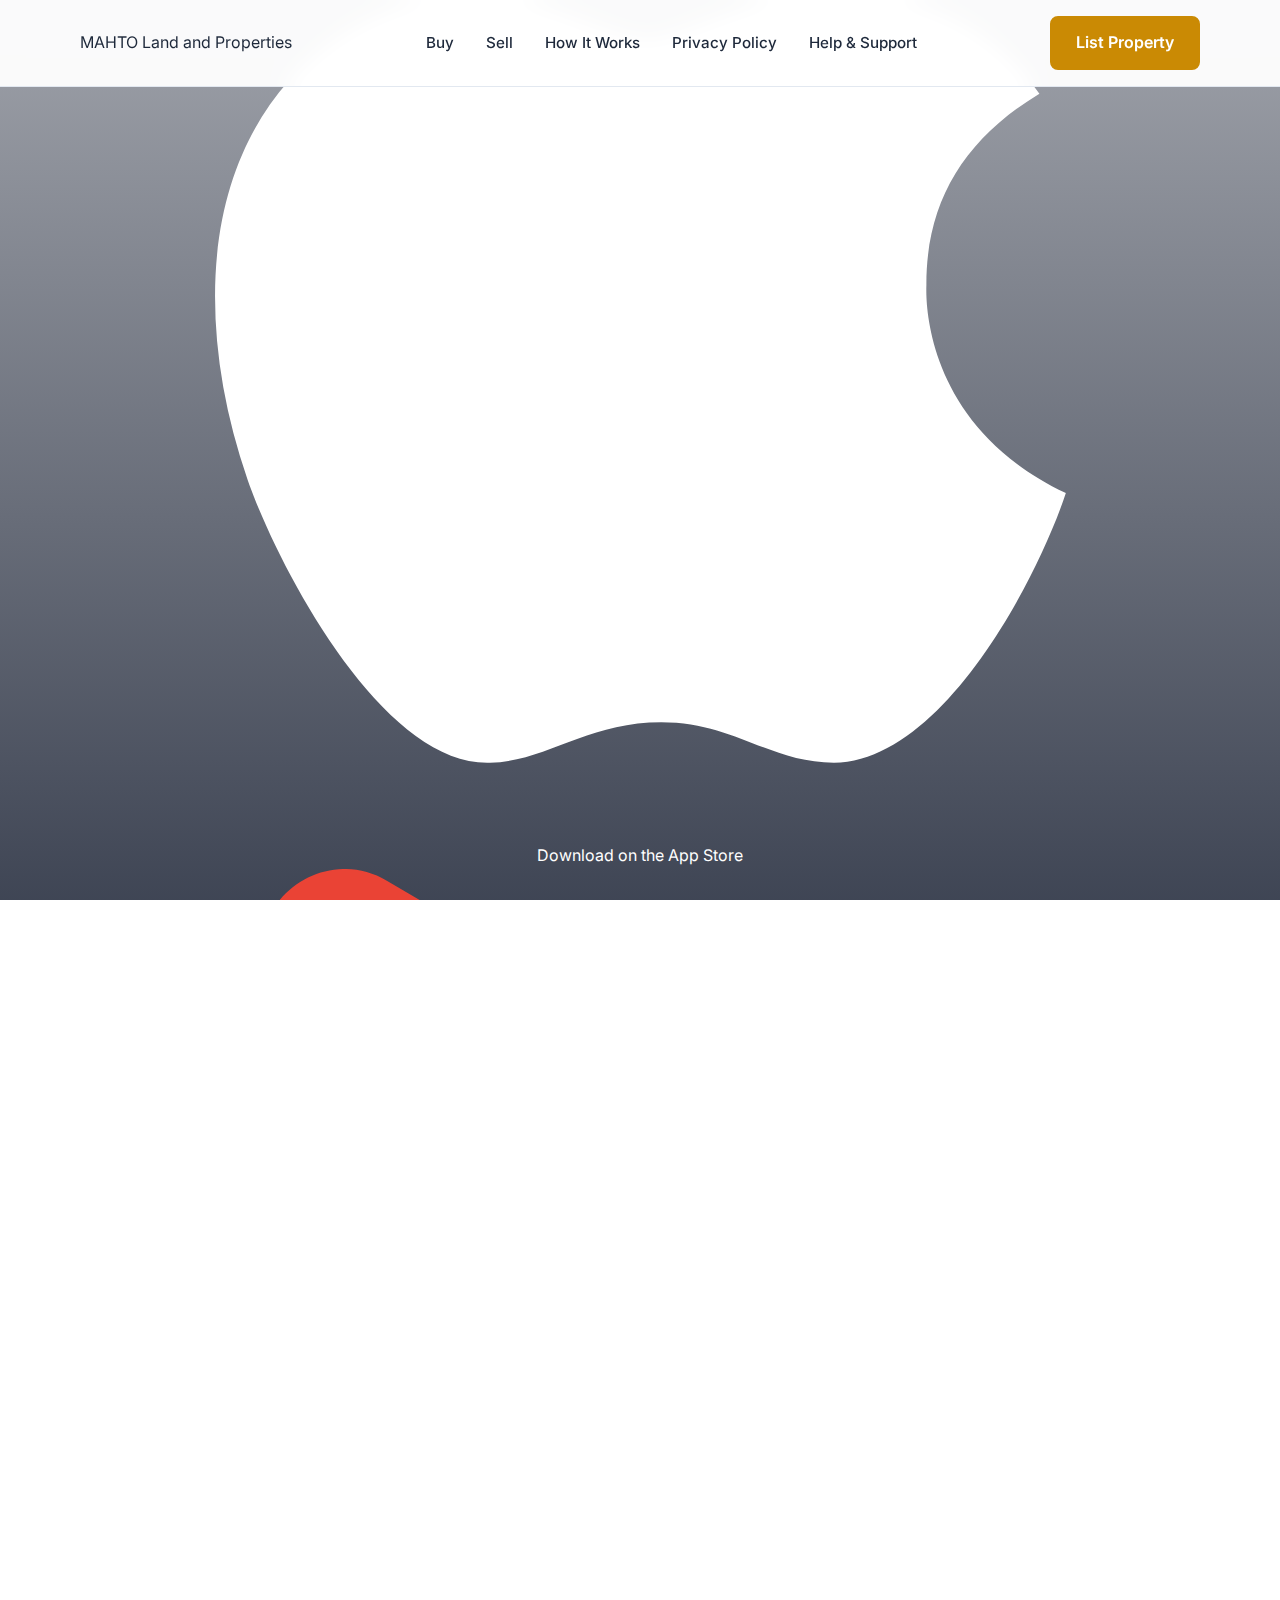
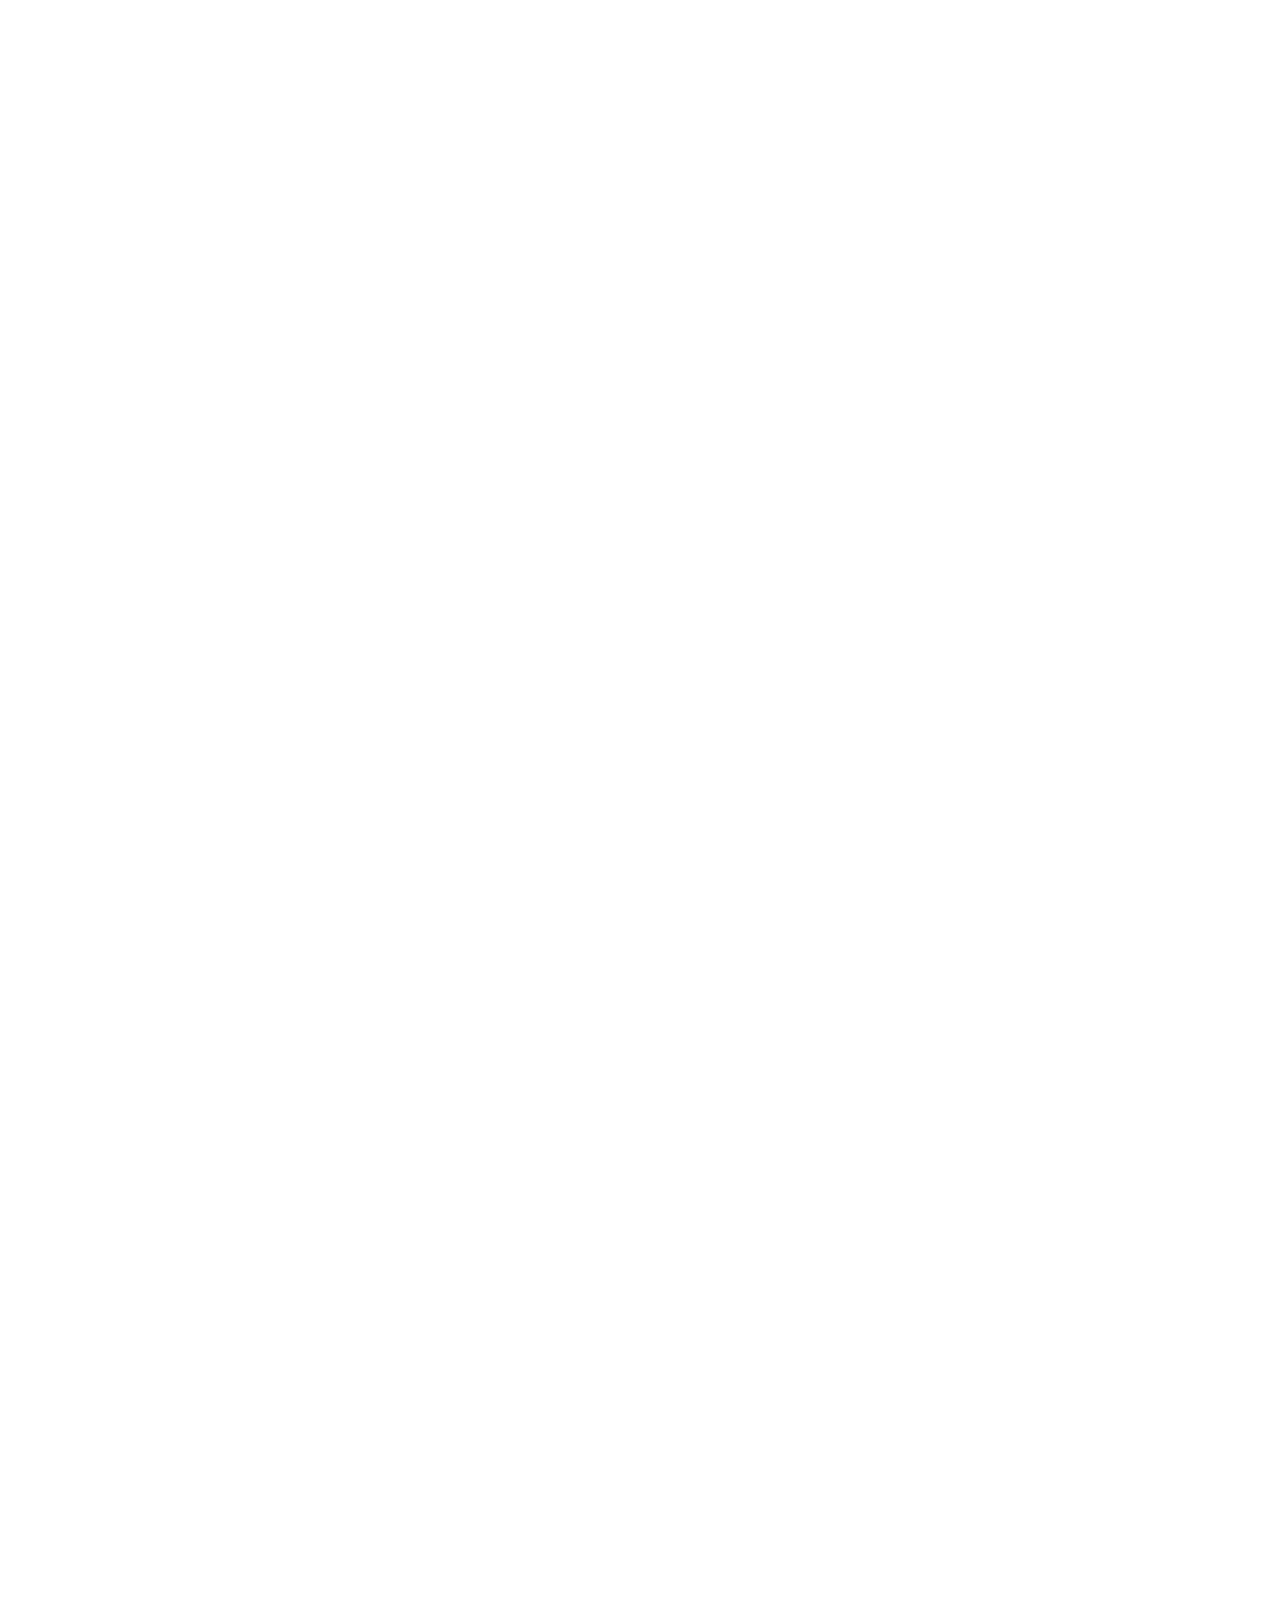
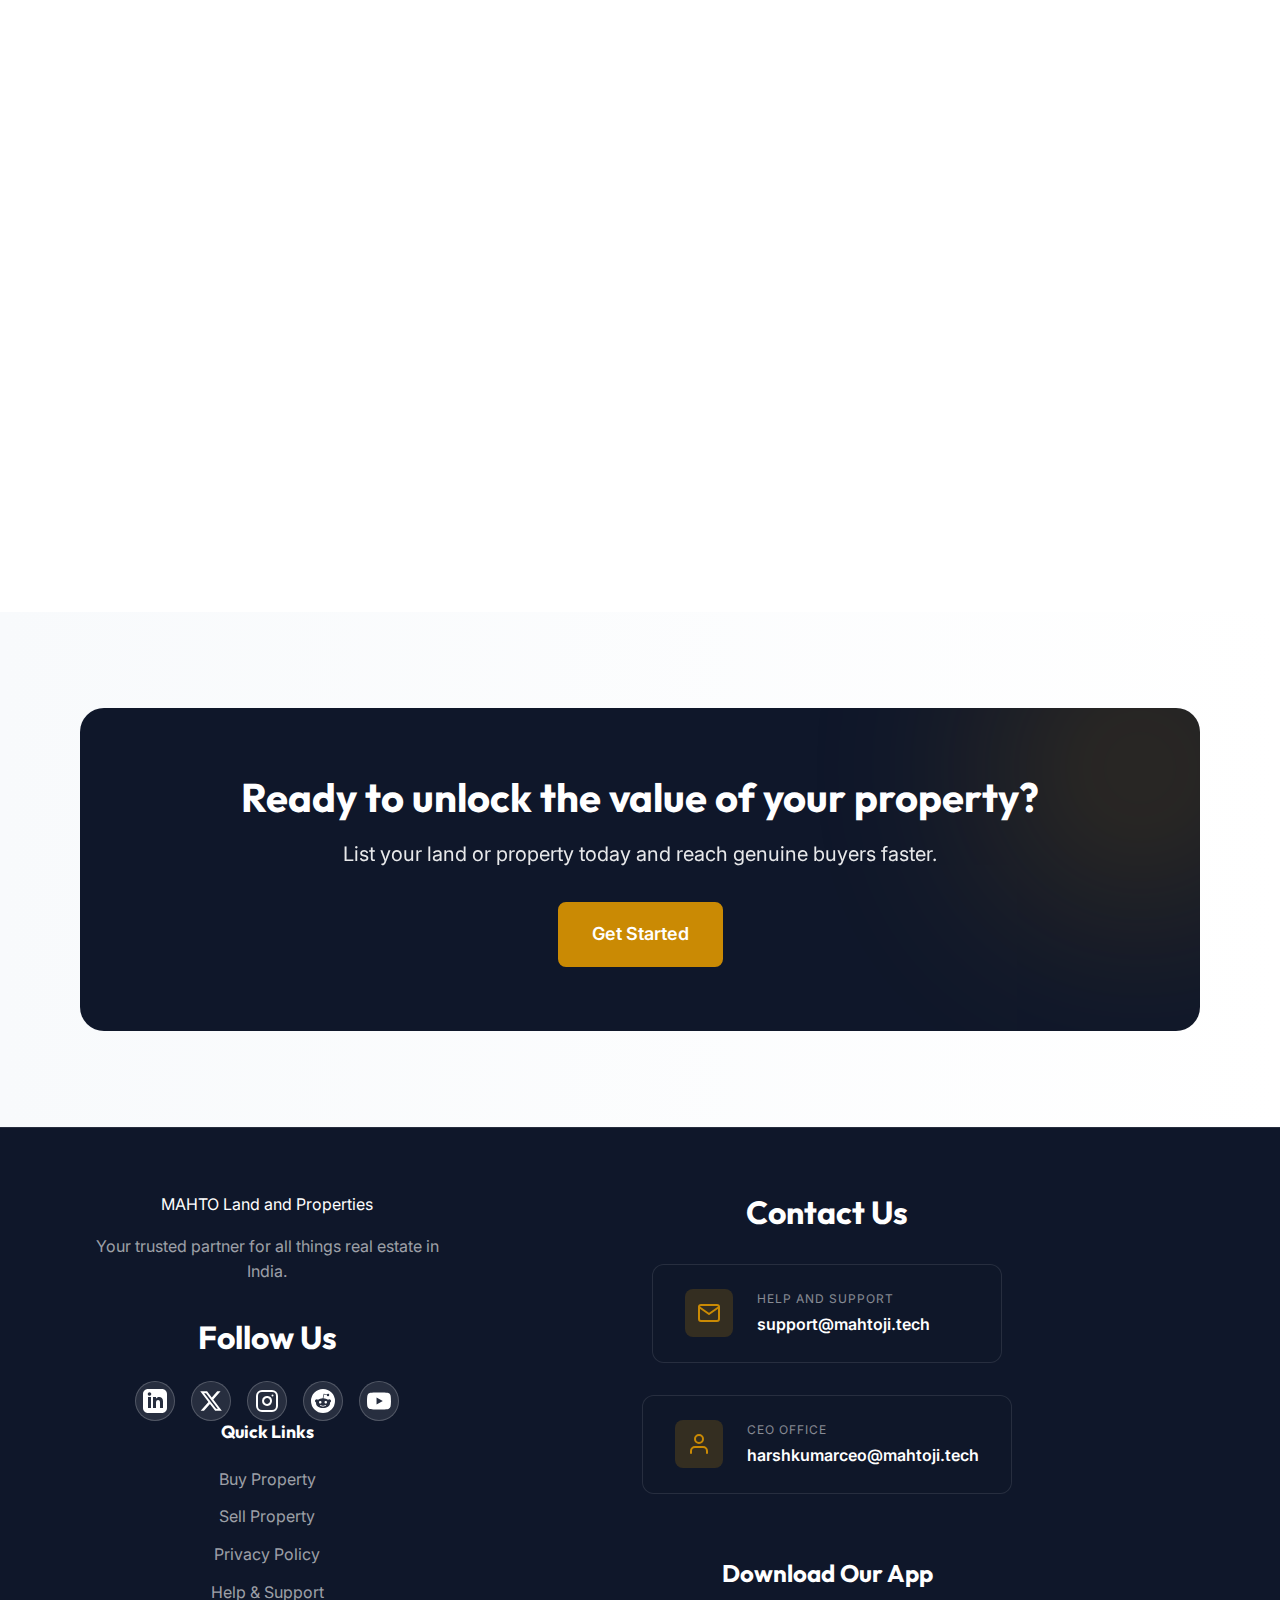
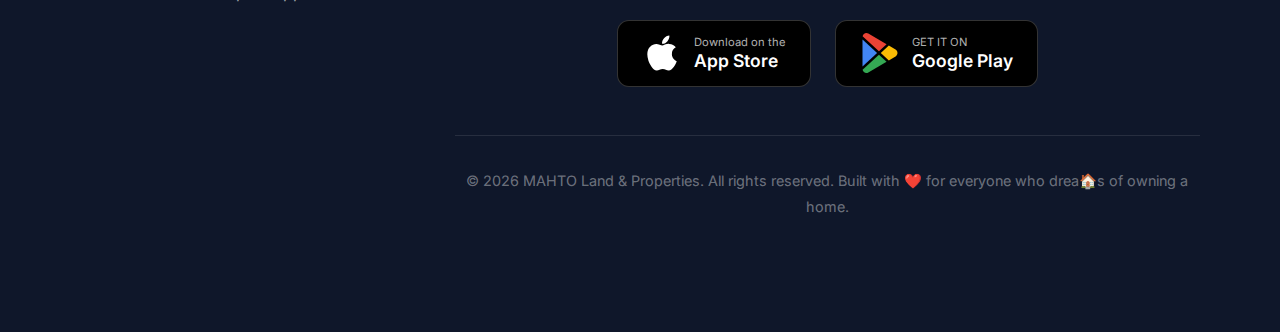
<file: index.html>
<!DOCTYPE html>
<html lang="en">

<head>
    <meta charset="UTF-8">
    <meta name="viewport" content="width=device-width, initial-scale=1.0">
    <title>MAHTO Land & Properties - Buy & Sell Verified Real Estate</title>
    <meta name="description"
        content="MAHTO Land & Properties is India's trusted marketplace for buying and selling land, plots, flats, and houses. Connect directly with buyers and sellers.">
    <link rel="icon" type="image/jpeg" href="assets/favicon.jpg">

    <!-- Fonts -->
    <link rel="preconnect" href="https://fonts.googleapis.com">
    <link rel="preconnect" href="https://fonts.gstatic.com" crossorigin>
    <link
        href="https://fonts.googleapis.com/css2?family=Inter:wght@400;500;600&family=Outfit:wght@500;600;700;800&display=swap"
        rel="stylesheet">
    <link rel="stylesheet" href="style.css">
</head>

<body>
    <nav class="navbar">
        <div class="container nav-container">
            <a href="#" class="logo-link">
                <div class="mahto-logo">
                    <span class="mahto-logo-main">MAHTO</span>
                    <span class="mahto-logo-sub">Land and Properties</span>
                </div>
            </a>

            <div class="nav-links">
                <a href="#buy">Buy</a>
                <a href="#sell">Sell</a>
                <a href="#how-it-works">How It Works</a>
                <a href="privacy.html">Privacy Policy</a>
                <a href="help.html">Help & Support</a>
            </div>

            <div class="nav-actions">
                <a href="#start" class="btn btn-primary">List Property</a>
                <button class="mobile-menu-btn" aria-label="Toggle Menu">
                    <svg width="24" height="24" viewBox="0 0 24 24" fill="none" stroke="currentColor" stroke-width="2"
                        stroke-linecap="round" stroke-linejoin="round">
                        <line x1="3" y1="12" x2="21" y2="12"></line>
                        <line x1="3" y1="6" x2="21" y2="6"></line>
                        <line x1="3" y1="18" x2="21" y2="18"></line>
                    </svg>
                </button>
            </div>
        </div>
    </nav>

    <header class="hero">
        <div class="hero-overlay"></div>
        <div class="container hero-content">
            <h1 class="hero-title">Buy & Sell Land <br>and Properties with Confidence</h1>
            <p class="hero-subtitle">Discover verified land, plots, and homes across India on MAHTO Land & Properties.
                The simplest way to connect with genuine buyers and sellers.</p>
            <div class="hero-buttons">
                <a href="#list" class="btn btn-primary btn-lg">List Your Property</a>
                <a href="#explore" class="btn btn-secondary btn-lg">Explore Properties</a>
            </div>



            <div class="hero-store-buttons">
                <a href="https://www.apple.com/app-store/" target="_blank" rel="noopener noreferrer"
                    class="hero-store-btn">
                    <svg viewBox="0 0 384 512" class="hero-store-icon" fill="currentColor">
                        <path
                            d="M318.7 268.7c-.2-36.7 16.4-64.4 50-84.8-18.8-26.9-47.2-41.7-84.7-44.6-35.5-2.8-74.3 20.7-88.5 20.7-15 0-49.4-19.7-76.4-19.7C63.3 141.2 4 184.8 4 273.5q0 39.3 14.4 81.2c12.8 36.7 59 126.7 107.2 125.2 25.2-.6 43-17.9 75.8-17.9 31.8 0 48.3 17.9 76.4 17.9 48.6-.7 90.4-82.5 102.6-119.3-65.2-30.7-61.7-90-61.7-91.9zm-56.6-164.2c27.3-32.4 24.8-61.9 24-72.5-24.1 1.4-52 16.4-67.9 34.9-17.5 19.8-27.8 44.3-25.6 71.9 26.1 2 52.3-11.4 69.5-34.3z" />
                    </svg>
                    <div class="hero-store-text">
                        <span class="hero-small-text">Download on the</span>
                        <span class="hero-large-text">App Store</span>
                    </div>
                </a>

                <a href="https://play.google.com/store" target="_blank" rel="noopener noreferrer"
                    class="hero-store-btn">
                    <svg xmlns="http://www.w3.org/2000/svg" viewBox="0 0 16 16" class="hero-store-icon">
                        <path d="M14.222 9.374c1.037-.61 1.037-2.137 0-2.748L11.528 5.04 8.32 8l3.207 2.96 2.694-1.586Z"
                            fill="#FBBC04" />
                        <path d="M10.627 11.49L7.583 8.68 1.03 14.73c.201 1.029 1.36 1.61 2.303 1.055l7.294-4.295Z"
                            fill="#34A853" />
                        <path d="M1 13.396V2.603L6.846 8 1 13.396Z" fill="#4285F4" />
                        <path d="M1.03 1.27l6.553 6.05 3.044-2.81L3.333.215C2.39-.341 1.231.24 1.03 1.27Z"
                            fill="#EA4335" />
                    </svg>
                    <div class="hero-store-text">
                        <span class="hero-small-text">GET IT ON</span>
                        <span class="hero-large-text">Google Play</span>
                    </div>
                </a>
            </div>
        </div>
    </header>

    <section id="how-it-works" class="section">
        <div class="container">
            <div class="section-header">
                <span class="section-tag">Process</span>
                <h2 class="section-title">How It Works</h2>
                <p class="section-desc">We've simplified the real estate journey for everyone.</p>
            </div>

            <div class="steps-grid">
                <div class="step-card">
                    <div class="step-icon">01</div>
                    <h3>List Your Property</h3>
                    <p>Add photos, set your price, and provide location details in just a few clicks.</p>
                </div>
                <div class="step-card">
                    <div class="step-icon">02</div>
                    <h3>Get Maximum Visibility</h3>
                    <p>Your listing reaches thousands of genuine buyers and investors instantly.</p>
                </div>
                <div class="step-card">
                    <div class="step-icon">03</div>
                    <h3>Connect & Close</h3>
                    <p>Chat directly with interested parties and finalize the deal with confidence.</p>
                </div>
            </div>
        </div>
    </section>

    <section id="categories" class="section bg-light">
        <div class="container">
            <div class="section-header">
                <span class="section-tag">Marketplace</span>
                <h2 class="section-title">What You Can Buy & Sell</h2>
            </div>

            <div class="categories-grid">
                <div class="category-card">
                    <div class="category-image">
                        <img src="assets/residential_land.png" alt="Residential Land & Plots in India">
                    </div>
                    <div class="category-content">
                        <h3>Residential Land & Plots</h3>
                        <p>Build your dream home on verified plots.</p>
                    </div>
                </div>
                <div class="category-card">
                    <div class="category-image">
                        <img src="assets/modern_apartment.png" alt="Flats & Houses for Sale">
                    </div>
                    <div class="category-content">
                        <h3>Flats & Houses</h3>
                        <p>Move-in ready homes and apartments.</p>
                    </div>
                </div>
                <div class="category-card">
                    <div class="category-image">
                        <img src="assets/commercial_building.png" alt="Commercial Properties Office Space">
                    </div>
                    <div class="category-content">
                        <h3>Commercial Properties</h3>
                        <p>Office spaces, shops, and warehouses.</p>
                    </div>
                </div>
                <div class="category-card">
                    <div class="category-image">
                        <img src="assets/agricultural_land.png" alt="Agricultural Farm Land">
                    </div>
                    <div class="category-content">
                        <h3>Agricultural Land</h3>
                        <p>Farm lands and authentic rural spaces.</p>
                    </div>
                </div>
            </div>
        </div>
    </section>

    <section id="why-mahto" class="section">
        <div class="container">
            <div class="split-layout">
                <div class="split-content">
                    <span class="section-tag">Why Choose Us</span>
                    <h2 class="section-title">Why MAHTO Land & Properties?</h2>
                    <p class="section-desc">We aren't just a portal; we are your partner in wealth creation through real
                        estate.</p>

                    <ul class="feature-list">
                        <li>
                            <div class="feature-icon">✓</div>
                            <div class="feature-text">
                                <strong>Easy Property Listing</strong>
                                <span>List in under 5 minutes with our guided flow.</span>
                            </div>
                        </li>
                        <li>
                            <div class="feature-icon">✓</div>
                            <div class="feature-text">
                                <strong>Verified & Transparent</strong>
                                <span>We verify listings to ensure you only see genuine deals.</span>
                            </div>
                        </li>
                        <li>
                            <div class="feature-icon">✓</div>
                            <div class="feature-text">
                                <strong>Direct Connection</strong>
                                <span>Zero middlemen. Talk directly to the owner.</span>
                            </div>
                        </li>
                        <li>
                            <div class="feature-icon">✓</div>
                            <div class="feature-text">
                                <strong>Trusted Ecosystem</strong>
                                <span>Backed by the MAHTO brand warranty and support.</span>
                            </div>
                        </li>
                    </ul>
                </div>
                <div class="split-image">
                    <img src="assets/why_mahto.png" alt="Happy Family with New Home" class="why-us-image">
                </div>
            </div>
        </div>
    </section>

    <section id="ecosystem" class="section bg-light">
        <div class="container">
            <div class="section-header text-centerbox">
                <h2 class="section-title">The MAHTO Ecosystem</h2>
                <p class="section-desc">We support you beyond the purchase.</p>
            </div>

            <div class="ecosystem-grid">
                <div class="eco-card">
                    <h3>MAHTO Home Loans</h3>
                    <p>Get quick approvals and low interest rates for your new property purchase.</p>
                    <a href="https://www.mahtohomeloan.tech" target="_blank" class="btn-link">Learn more &rarr;</a>
                </div>
                <div class="eco-card">
                    <h3>Construction Support</h3>
                    <p>Bought a plot? Let us help you build your dream home with our expert teams.</p>
                    <a href="https://www.mahtomine.tech" target="_blank" class="btn-link">Learn more &rarr;</a>
                </div>
                <div class="eco-card">
                    <h3>Renovation Services</h3>
                    <p>Upgrade your existing property to increase its market value before selling.</p>
                    <a href="https://www.mahtomine.tech" target="_blank" class="btn-link">Learn more &rarr;</a>
                </div>
            </div>
        </div>
    </section>

    <section class="cta-section">
        <div class="container">
            <div class="cta-box">
                <h2>Ready to unlock the value of your property?</h2>
                <p>List your land or property today and reach genuine buyers faster.</p>
                <div class="cta-actions">
                    <a href="#" class="btn btn-primary btn-lg">Get Started</a>
                </div>
            </div>
        </div>
    </section>

    <footer class="footer">
        <div class="container">
            <div class="footer-grid">
                <div class="footer-brand">
                    <a href="#" class="logo-link">
                        <div class="mahto-logo mahto-logo-lg">
                            <span class="mahto-logo-main">MAHTO</span>
                            <span class="mahto-logo-sub">Land and Properties</span>
                        </div>
                    </a>
                    <p>Your trusted partner for all things real estate in India.</p>
                    <h3 class="social-label">Follow Us</h3>
                    <div class="footer-social">
                        <a href="https://www.linkedin.com/company/mahtobuilds" target="_blank" rel="noopener noreferrer"
                            class="social-link" aria-label="LinkedIn">
                            <svg width="24" height="24" viewBox="0 0 24 24" fill="currentColor"
                                xmlns="http://www.w3.org/2000/svg">
                                <path
                                    d="M19 0h-14c-2.761 0-5 2.239-5 5v14c0 2.761 2.239 5 5 5h14c2.762 0 5-2.239 5-5v-14c0-2.761-2.238-5-5-5zm-11 19h-3v-11h3v11zm-1.5-12.268c-.966 0-1.75-.79-1.75-1.764s.784-1.764 1.75-1.764 1.75.79 1.75 1.764-.783 1.764-1.75 1.764zm13.5 12.268h-3v-5.604c0-3.368-4-3.113-4 0v5.604h-3v-11h3v1.765c1.396-2.586 7-2.777 7 2.476v6.759z" />
                            </svg>
                        </a>
                        <a href="https://x.com/mahtocompany" target="_blank" rel="noopener noreferrer"
                            class="social-link" aria-label="X (formerly Twitter)">
                            <svg width="24" height="24" viewBox="0 0 24 24" fill="currentColor"
                                xmlns="http://www.w3.org/2000/svg">
                                <path
                                    d="M18.244 2.25h3.308l-7.227 8.26 8.502 11.24H16.17l-5.214-6.817L4.99 21.75H1.68l7.73-8.835L1.254 2.25H8.08l4.713 6.231zm-1.161 17.52h1.833L7.084 4.126H5.117z" />
                            </svg>
                        </a>
                        <a href="https://www.instagram.com/mahtolandandproperties" target="_blank"
                            rel="noopener noreferrer" class="social-link" aria-label="Instagram">
                            <svg width="24" height="24" viewBox="0 0 24 24" fill="none" stroke="currentColor"
                                stroke-width="2" stroke-linecap="round" stroke-linejoin="round"
                                xmlns="http://www.w3.org/2000/svg">
                                <rect x="2" y="2" width="20" height="20" rx="5" ry="5"></rect>
                                <path d="M16 11.37A4 4 0 1 1 12.63 8 4 4 0 0 1 16 11.37z"></path>
                                <line x1="17.5" y1="6.5" x2="17.51" y2="6.5"></line>
                            </svg>
                        </a>
                        <a href="https://www.reddit.com/r/mahto/" target="_blank" rel="noopener noreferrer"
                            class="social-link" aria-label="Reddit">
                            <svg width="24" height="24" viewBox="0 0 24 24" fill="currentColor"
                                xmlns="http://www.w3.org/2000/svg">
                                <path
                                    d="M12 0A12 12 0 0 0 0 12a12 12 0 0 0 12 12 12 12 0 0 0 12-12A12 12 0 0 0 12 0zm5.01 4.744c.688 0 1.25.561 1.25 1.249a1.25 1.25 0 0 1-2.498.056l-2.597-.547-.8 3.747c1.824.07 3.48.632 4.674 1.488.308-.309.73-.491 1.207-.491.968 0 1.754.786 1.754 1.754 0 .716-.435 1.333-1.01 1.614a3.111 3.111 0 0 1 .042.52c0 2.694-3.13 4.87-7.004 4.87-3.874 0-7.004-2.176-7.004-4.87 0-.183.015-.366.043-.534A1.748 1.748 0 0 1 4.028 12c0-.968.786-1.754 1.754-1.754.463 0 .898.196 1.207.49 1.207-.883 2.878-1.43 4.744-1.487l.885-4.182a.342.342 0 0 1 .14-.197.35.35 0 0 1 .238-.042l2.906.617a1.214 1.214 0 0 1 1.108-.701zM9.25 12C8.561 12 8 12.562 8 13.25c0 .687.561 1.248 1.25 1.248.687 0 1.248-.561 1.248-1.249 0-.688-.561-1.249-1.249-1.249zm5.5 0c-.687 0-1.248.561-1.248 1.25 0 .687.561 1.248 1.249 1.248.688 0 1.249-.561 1.249-1.249 0-.687-.562-1.249-1.25-1.249zm-5.466 3.99a.327.327 0 0 0-.231.094.33.33 0 0 0 0 .463c.842.842 2.484.913 2.961.913.477 0 2.105-.056 2.961-.913a.361.361 0 0 0 .029-.463.33.33 0 0 0-.464 0c-.547.533-1.684.73-2.512.73-.828 0-1.979-.196-2.512-.73a.326.326 0 0 0-.232-.095z" />
                            </svg>
                        </a>
                        <a href="https://www.youtube.com/@MAHTO-updates" target="_blank" rel="noopener noreferrer"
                            class="social-link" aria-label="YouTube">
                            <svg width="24" height="24" viewBox="0 0 24 24" fill="currentColor"
                                xmlns="http://www.w3.org/2000/svg">
                                <path
                                    d="M23.498 6.186a3.016 3.016 0 0 0-2.122-2.136C19.505 3.545 12 3.545 12 3.545s-7.505 0-9.377.505A3.017 3.017 0 0 0 .502 6.186C0 8.07 0 12 0 12s0 3.93.502 5.814a3.016 3.016 0 0 0 2.122 2.136c1.871.505 9.376.505 9.376.505s7.505 0 9.377-.505a3.015 3.015 0 0 0 2.122-2.136C24 15.93 24 12 24 12s0-3.93-.502-5.814zM9.545 15.568V8.432L15.818 12l-6.273 3.568z" />
                            </svg>
                        </a>
                    </div>
                    <div class="footer-links">
                        <h4>Quick Links</h4>
                        <a href="#buy">Buy Property</a>
                        <a href="#sell">Sell Property</a>
                        <a href="privacy.html">Privacy Policy</a>
                        <a href="help.html">Help & Support</a>
                    </div>
                </div>

                <div class="footer-contact">
                    <h3 class="contact-title">Contact Us</h3>
                    <div class="contact-cards">
                        <div class="contact-card">
                            <div class="icon-box">
                                <svg width="24" height="24" viewBox="0 0 24 24" fill="none" stroke="currentColor"
                                    stroke-width="2" stroke-linecap="round" stroke-linejoin="round">
                                    <path
                                        d="M4 4h16c1.1 0 2 .9 2 2v12c0 1.1-.9 2-2 2H4c-1.1 0-2-.9-2-2V6c0-1.1.9-2 2-2z">
                                    </path>
                                    <polyline points="22,6 12,13 2,6"></polyline>
                                </svg>
                            </div>
                            <div class="contact-info">
                                <span class="contact-label">HELP AND SUPPORT</span>
                                <a href="mailto:support@mahtoji.tech" class="contact-email">support@mahtoji.tech</a>
                            </div>
                        </div>
                        <div class="contact-card">
                            <div class="icon-box">
                                <svg width="24" height="24" viewBox="0 0 24 24" fill="none" stroke="currentColor"
                                    stroke-width="2" stroke-linecap="round" stroke-linejoin="round">
                                    <path d="M20 21v-2a4 4 0 0 0-4-4H8a4 4 0 0 0-4 4v2"></path>
                                    <circle cx="12" cy="7" r="4"></circle>
                                </svg>
                            </div>
                            <div class="contact-info">
                                <span class="contact-label">CEO OFFICE</span>
                                <a href="mailto:harshkumarceo@mahtoji.tech"
                                    class="contact-email">harshkumarceo@mahtoji.tech</a>
                            </div>
                        </div>
                    </div>

                    <div class="app-download-section">
                        <h3 class="download-title">Download Our App</h3>
                        <div class="store-buttons">
                            <a href="https://www.apple.com/app-store/" target="_blank" rel="noopener noreferrer"
                                class="store-btn">
                                <svg viewBox="0 0 384 512" class="store-icon" fill="currentColor">
                                    <path
                                        d="M318.7 268.7c-.2-36.7 16.4-64.4 50-84.8-18.8-26.9-47.2-41.7-84.7-44.6-35.5-2.8-74.3 20.7-88.5 20.7-15 0-49.4-19.7-76.4-19.7C63.3 141.2 4 184.8 4 273.5q0 39.3 14.4 81.2c12.8 36.7 59 126.7 107.2 125.2 25.2-.6 43-17.9 75.8-17.9 31.8 0 48.3 17.9 76.4 17.9 48.6-.7 90.4-82.5 102.6-119.3-65.2-30.7-61.7-90-61.7-91.9zm-56.6-164.2c27.3-32.4 24.8-61.9 24-72.5-24.1 1.4-52 16.4-67.9 34.9-17.5 19.8-27.8 44.3-25.6 71.9 26.1 2 52.3-11.4 69.5-34.3z" />
                                </svg>
                                <div class="store-text">
                                    <span class="small-text">Download on the</span>
                                    <span class="large-text">App Store</span>
                                </div>
                            </a>

                            <a href="https://play.google.com/store" target="_blank" rel="noopener noreferrer"
                                class="store-btn">
                                <svg xmlns="http://www.w3.org/2000/svg" viewBox="0 0 16 16" class="store-icon">
                                    <path
                                        d="M14.222 9.374c1.037-.61 1.037-2.137 0-2.748L11.528 5.04 8.32 8l3.207 2.96 2.694-1.586Z"
                                        fill="#FBBC04" />
                                    <path
                                        d="M10.627 11.49L7.583 8.68 1.03 14.73c.201 1.029 1.36 1.61 2.303 1.055l7.294-4.295Z"
                                        fill="#34A853" />
                                    <path d="M1 13.396V2.603L6.846 8 1 13.396Z" fill="#4285F4" />
                                    <path d="M1.03 1.27l6.553 6.05 3.044-2.81L3.333.215C2.39-.341 1.231.24 1.03 1.27Z"
                                        fill="#EA4335" />
                                </svg>
                                <div class="store-text">
                                    <span class="small-text">GET IT ON</span>
                                    <span class="large-text">Google Play</span>
                                </div>
                            </a>
                        </div>
                    </div>

                    <div class="footer-bottom">
                        &copy; 2026 MAHTO Land & Properties. All rights reserved. <br class="mobile-break">
                        Built with <span class="heart-beat">❤️</span> for everyone who drea<span
                            class="heart-beat">🏠</span>s of owning a home.
                    </div>
                </div>
    </footer>

    <script src="script.js"></script>
</body>

</html>
</file>
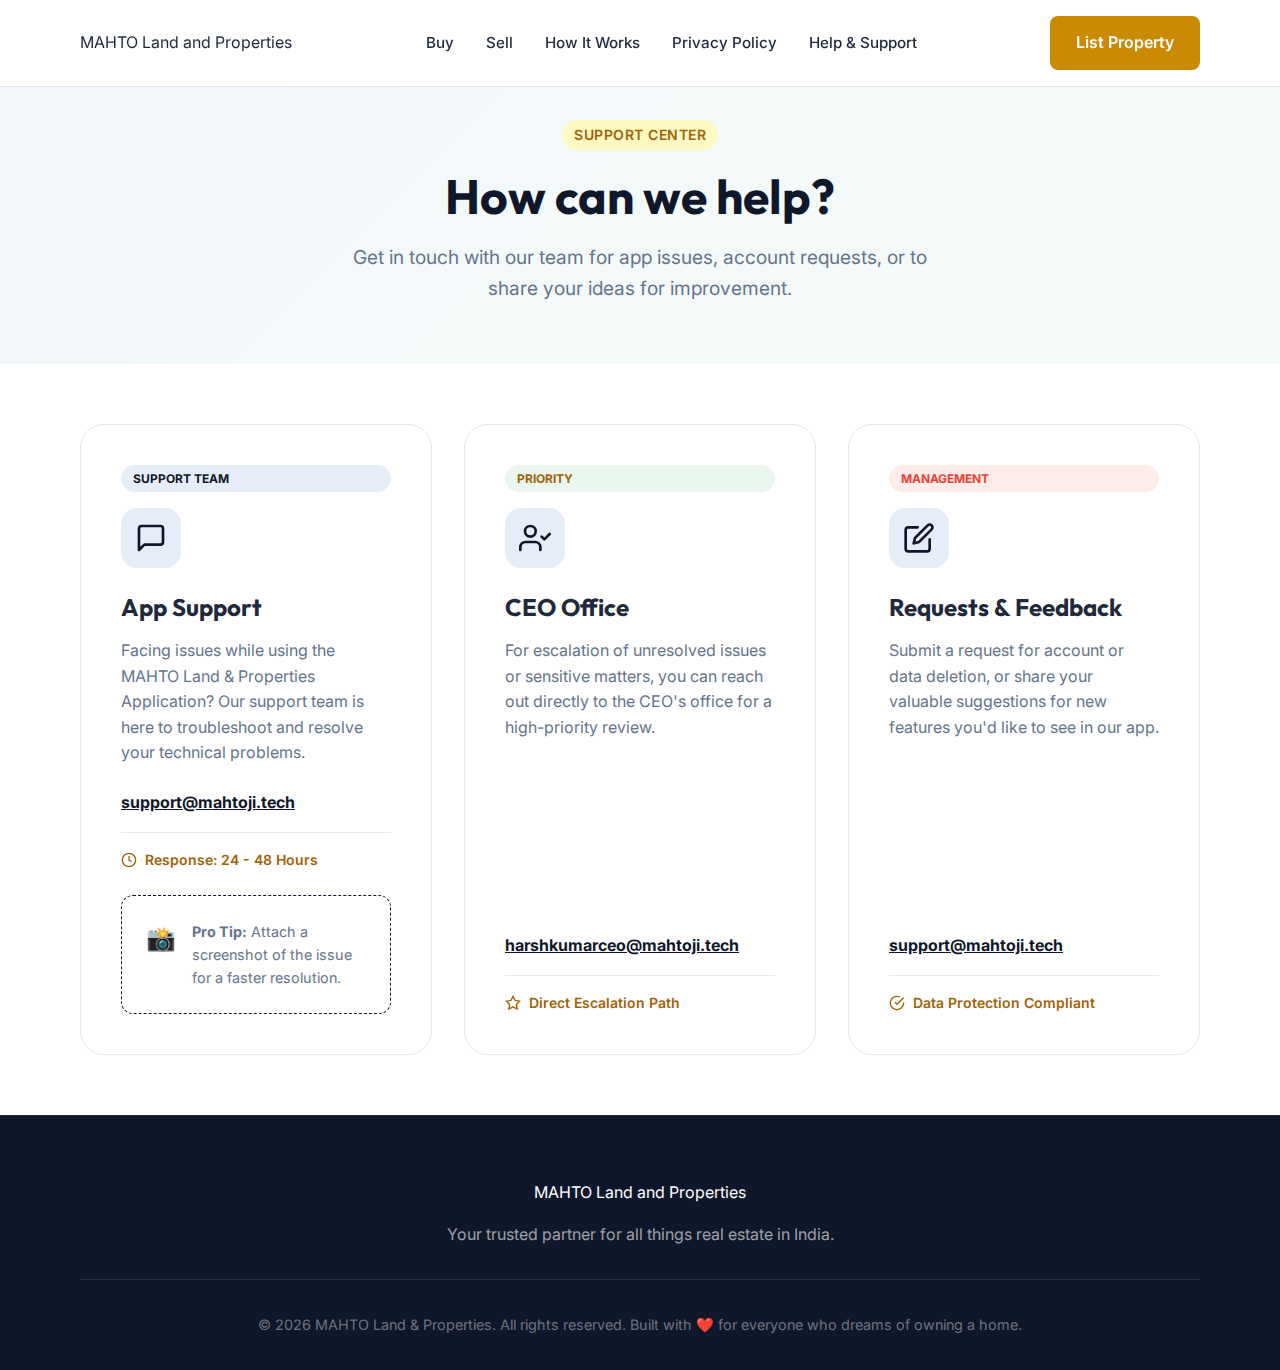
<file: help.html>
<!DOCTYPE html>
<html lang="en">

<head>
    <meta charset="UTF-8">
    <meta name="viewport" content="width=device-width, initial-scale=1.0">
    <title>Help & Support - MAHTO Land & Properties</title>
    <meta name="description"
        content="Get assistance with MAHTO Land & Properties. Contact our support team, request data deletion, or suggest new features.">
    <link rel="icon" type="image/jpeg" href="assets/favicon.jpg">

    <!-- Fonts -->
    <link rel="preconnect" href="https://fonts.googleapis.com">
    <link rel="preconnect" href="https://fonts.gstatic.com" crossorigin>
    <link
        href="https://fonts.googleapis.com/css2?family=Inter:wght@400;500;600&family=Outfit:wght@500;600;700;800&display=swap"
        rel="stylesheet">
    <link rel="stylesheet" href="style.css">
    <style>
        .support-hero {
            padding: 120px 0 60px 0;
            background: linear-gradient(135deg, rgba(15, 82, 186, 0.05) 0%, rgba(40, 180, 99, 0.05) 100%);
            text-align: center;
        }

        .support-hero h1 {
            font-size: 3rem;
            color: var(--primary);
            margin-bottom: 1rem;
        }

        .support-hero p {
            color: var(--text-muted);
            font-size: 1.2rem;
            max-width: 600px;
            margin: 0 auto;
        }

        .support-grid {
            display: grid;
            grid-template-columns: repeat(auto-fit, minmax(320px, 1fr));
            gap: 2rem;
            padding: 60px 0;
        }

        .support-card {
            background: white;
            padding: 2.5rem;
            border-radius: var(--radius-lg);
            border: 1px solid var(--border-color);
            transition: all 0.4s cubic-bezier(0.175, 0.885, 0.32, 1.275);
            display: flex;
            flex-direction: column;
            position: relative;
            overflow: hidden;
        }

        .support-card:hover {
            transform: translateY(-10px);
            box-shadow: var(--shadow-premium);
            border-color: var(--primary);
        }

        .support-card::before {
            content: '';
            position: absolute;
            top: 0;
            left: 0;
            width: 4px;
            height: 100%;
            background: var(--primary);
            opacity: 0;
            transition: opacity 0.3s;
        }

        .support-card:hover::before {
            opacity: 1;
        }

        .card-icon {
            width: 60px;
            height: 60px;
            background: rgba(15, 82, 186, 0.1);
            border-radius: 16px;
            display: flex;
            align-items: center;
            justify-content: center;
            margin-bottom: 1.5rem;
            color: var(--primary);
        }

        .support-card h3 {
            font-size: 1.5rem;
            margin-bottom: 1rem;
            color: var(--text-main);
        }

        .support-card p {
            color: var(--text-muted);
            margin-bottom: 1.5rem;
            line-height: 1.6;
            flex-grow: 1;
        }

        .support-meta {
            font-size: 0.875rem;
            font-weight: 600;
            color: var(--accent-hover);
            display: flex;
            align-items: center;
            gap: 0.5rem;
            margin-top: 1rem;
            padding-top: 1rem;
            border-top: 1px solid var(--border-color);
        }

        .email-link {
            font-weight: 700;
            color: var(--primary);
            text-decoration: underline;
        }

        .badge {
            display: inline-block;
            padding: 4px 12px;
            border-radius: 100px;
            font-size: 0.75rem;
            font-weight: 700;
            text-transform: uppercase;
            margin-bottom: 1rem;
        }

        .badge-blue {
            background: rgba(15, 82, 186, 0.1);
            color: var(--primary);
        }

        .badge-green {
            background: rgba(40, 180, 99, 0.1);
            color: var(--accent-hover);
        }

        .badge-red {
            background: rgba(234, 67, 53, 0.1);
            color: #ea4335;
        }

        .tip-box {
            background: white;
            border: 1px dashed var(--primary);
            padding: 1.5rem;
            border-radius: var(--radius-md);
            margin-top: 1.5rem;
            display: flex;
            gap: 1rem;
            align-items: flex-start;
        }

        .tip-icon {
            color: var(--primary);
            font-size: 1.5rem;
        }

        .tip-text {
            font-size: 0.9rem;
            color: var(--text-muted);
        }
    </style>
</head>

<body>
    <nav class="navbar">
        <div class="container nav-container">
            <a href="index.html" class="logo-link">
                <div class="mahto-logo">
                    <span class="mahto-logo-main">MAHTO</span>
                    <span class="mahto-logo-sub">Land and Properties</span>
                </div>
            </a>

            <div class="nav-links">
                <a href="index.html#buy">Buy</a>
                <a href="index.html#sell">Sell</a>
                <a href="index.html#how-it-works">How It Works</a>
                <a href="privacy.html">Privacy Policy</a>
                <a href="help.html" class="active">Help & Support</a>
            </div>

            <div class="nav-actions">
                <a href="index.html#start" class="btn btn-primary">List Property</a>
                <button class="mobile-menu-btn" aria-label="Toggle Menu">
                    <svg width="24" height="24" viewBox="0 0 24 24" fill="none" stroke="currentColor" stroke-width="2"
                        stroke-linecap="round" stroke-linejoin="round">
                        <line x1="3" y1="12" x2="21" y2="12"></line>
                        <line x1="3" y1="6" x2="21" y2="6"></line>
                        <line x1="3" y1="18" x2="21" y2="18"></line>
                    </svg>
                </button>
            </div>
        </div>
    </nav>

    <header class="support-hero">
        <div class="container">
            <span class="section-tag">Support Center</span>
            <h1>How can we help?</h1>
            <p>Get in touch with our team for app issues, account requests, or to share your ideas for improvement.</p>
        </div>
    </header>

    <main class="container">
        <div class="support-grid">
            <!-- App Support Card -->
            <div class="support-card">
                <span class="badge badge-blue">Support Team</span>
                <div class="card-icon">
                    <svg width="32" height="32" viewBox="0 0 24 24" fill="none" stroke="currentColor" stroke-width="2"
                        stroke-linecap="round" stroke-linejoin="round">
                        <path d="M21 15a2 2 0 0 1-2 2H7l-4 4V5a2 2 0 0 1 2-2h14a2 2 0 0 1 2 2z"></path>
                    </svg>
                </div>
                <h3>App Support</h3>
                <p>Facing issues while using the MAHTO Land & Properties Application? Our support team is here to
                    troubleshoot and resolve your technical problems.</p>
                <a href="mailto:support@mahtoji.tech" class="email-link">support@mahtoji.tech</a>
                <div class="support-meta">
                    <svg width="16" height="16" viewBox="0 0 24 24" fill="none" stroke="currentColor" stroke-width="2">
                        <circle cx="12" cy="12" r="10"></circle>
                        <polyline points="12 6 12 12 16 14"></polyline>
                    </svg>
                    Response: 24 - 48 Hours
                </div>
                <div class="tip-box">
                    <div class="tip-icon">📸</div>
                    <div class="tip-text"><strong>Pro Tip:</strong> Attach a screenshot of the issue for a faster
                        resolution.</div>
                </div>
            </div>

            <!-- CEO Office Card -->
            <div class="support-card">
                <span class="badge badge-green">Priority</span>
                <div class="card-icon">
                    <svg width="32" height="32" viewBox="0 0 24 24" fill="none" stroke="currentColor" stroke-width="2"
                        stroke-linecap="round" stroke-linejoin="round">
                        <path d="M16 21v-2a4 4 0 0 0-4-4H5a4 4 0 0 0-4 4v2"></path>
                        <circle cx="8.5" cy="7" r="4"></circle>
                        <polyline points="17 11 19 13 23 9"></polyline>
                    </svg>
                </div>
                <h3>CEO Office</h3>
                <p>For escalation of unresolved issues or sensitive matters, you can reach out directly to the CEO's
                    office for a high-priority review.</p>
                <a href="mailto:harshkumarceo@mahtoji.tech" class="email-link">harshkumarceo@mahtoji.tech</a>
                <div class="support-meta">
                    <svg width="16" height="16" viewBox="0 0 24 24" fill="none" stroke="currentColor" stroke-width="2">
                        <path
                            d="M12 2l3.09 6.26L22 9.27l-5 4.87 1.18 6.88L12 17.77l-6.18 3.25L7 14.14 2 9.27l6.91-1.01L12 2z">
                        </path>
                    </svg>
                    Direct Escalation Path
                </div>
            </div>

            <!-- Account & Feature Request -->
            <div class="support-card">
                <span class="badge badge-red">Management</span>
                <div class="card-icon">
                    <svg width="32" height="32" viewBox="0 0 24 24" fill="none" stroke="currentColor" stroke-width="2"
                        stroke-linecap="round" stroke-linejoin="round">
                        <path d="M11 4H4a2 2 0 0 0-2 2v14a2 2 0 0 0 2 2h14a2 2 0 0 0 2-2v-7"></path>
                        <path d="M18.5 2.5a2.121 2.121 0 0 1 3 3L12 15l-4 1 1-4 9.5-9.5z"></path>
                    </svg>
                </div>
                <h3>Requests & Feedback</h3>
                <p>Submit a request for account or data deletion, or share your valuable suggestions for new features
                    you'd like to see in our app.</p>
                <a href="mailto:support@mahtoji.tech" class="email-link">support@mahtoji.tech</a>
                <div class="support-meta">
                    <svg width="16" height="16" viewBox="0 0 24 24" fill="none" stroke="currentColor" stroke-width="2">
                        <path d="M22 11.08V12a10 10 0 1 1-5.93-9.14"></path>
                        <polyline points="22 4 12 14.01 9 11.01"></polyline>
                    </svg>
                    Data Protection Compliant
                </div>
            </div>
        </div>
    </main>

    <footer class="footer">
        <div class="container">
            <div class="footer-grid">
                <div class="footer-brand">
                    <a href="index.html" class="logo-link">
                        <div class="mahto-logo mahto-logo-lg">
                            <span class="mahto-logo-main">MAHTO</span>
                            <span class="mahto-logo-sub">Land and Properties</span>
                        </div>
                    </a>
                    <p>Your trusted partner for all things real estate in India.</p>
                </div>
            </div>

            <div class="footer-bottom">
                &copy; 2026 MAHTO Land & Properties. All rights reserved. <br class="mobile-break">
                Built with <span class="heart-beat">❤️</span> for everyone who dreams of owning a home.
            </div>
        </div>
    </footer>

    <script src="script.js"></script>
</body>

</html>
</file>
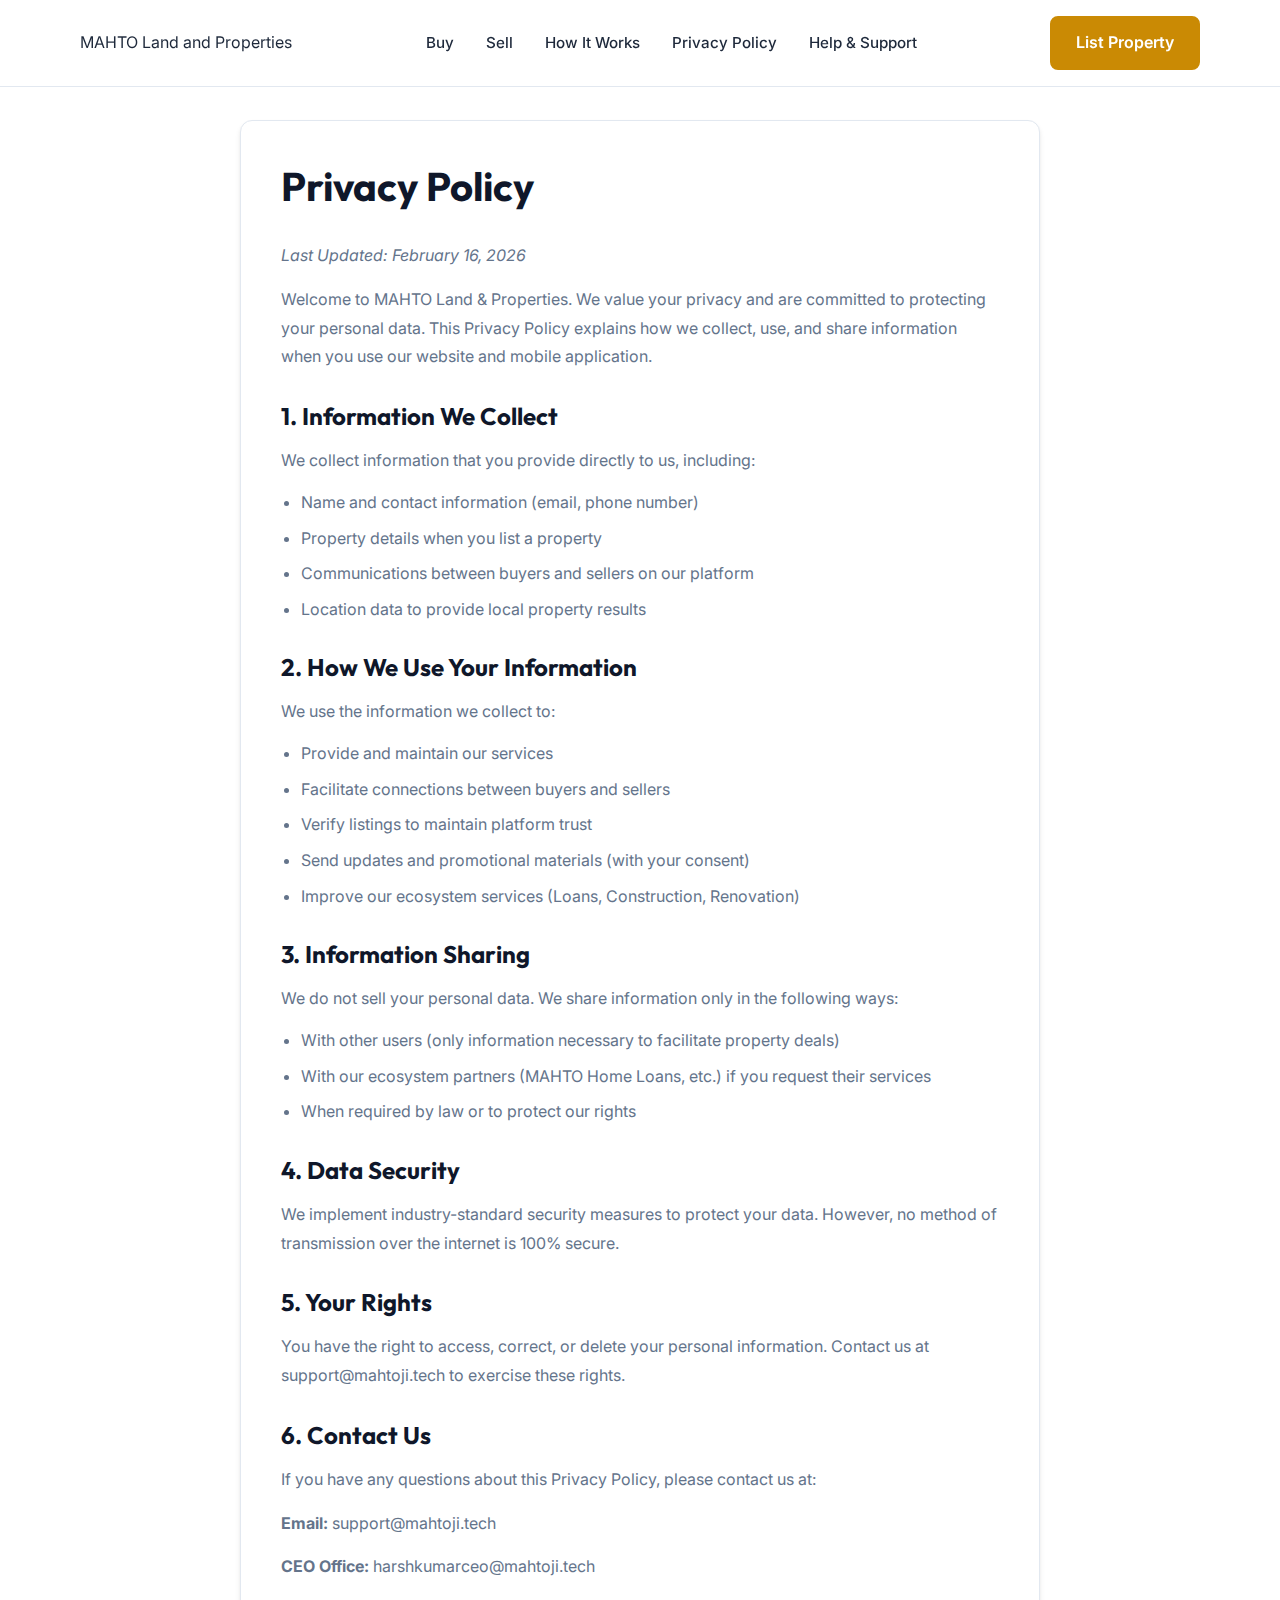
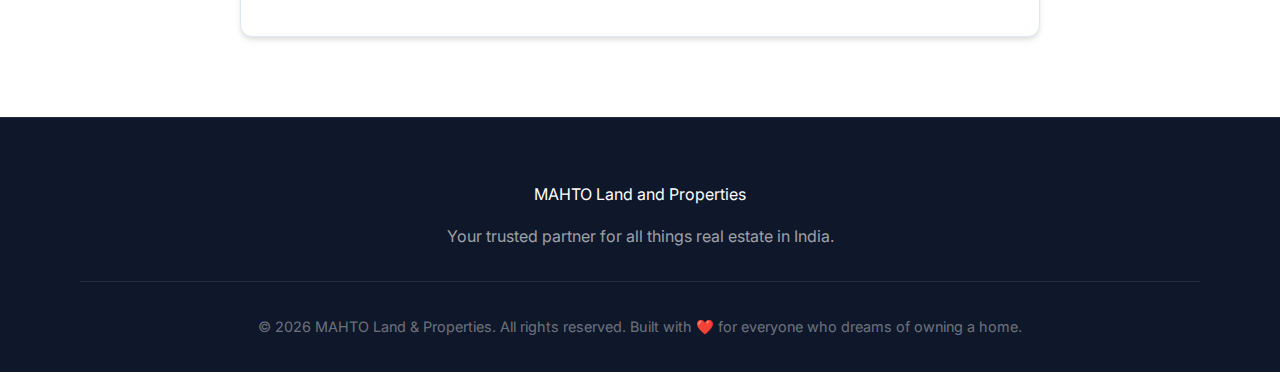
<file: privacy.html>
<!DOCTYPE html>
<html lang="en">

<head>
    <meta charset="UTF-8">
    <meta name="viewport" content="width=device-width, initial-scale=1.0">
    <title>Privacy Policy - MAHTO Land & Properties</title>
    <meta name="description"
        content="Read the privacy policy of MAHTO Land & Properties. Learn how we collect, use, and protect your personal information.">
    <link rel="icon" type="image/jpeg" href="assets/favicon.jpg">

    <!-- Fonts -->
    <link rel="preconnect" href="https://fonts.googleapis.com">
    <link rel="preconnect" href="https://fonts.gstatic.com" crossorigin>
    <link
        href="https://fonts.googleapis.com/css2?family=Inter:wght@400;500;600&family=Outfit:wght@500;600;700;800&display=swap"
        rel="stylesheet">
    <link rel="stylesheet" href="style.css">
    <style>
        .policy-container {
            padding: 120px 0 80px 0;
            max-width: 800px;
            margin: 0 auto;
        }

        .policy-content {
            background: white;
            padding: 40px;
            border-radius: var(--radius-md);
            box-shadow: var(--shadow-md);
            border: 1px solid var(--border-color);
        }

        .policy-content h1 {
            color: var(--primary);
            margin-bottom: 30px;
            font-size: 2.5rem;
        }

        .policy-content h2 {
            color: var(--primary);
            margin: 30px 0 15px 0;
            font-size: 1.5rem;
        }

        .policy-content p {
            color: var(--text-muted);
            margin-bottom: 15px;
            line-height: 1.8;
        }

        .policy-content ul {
            margin-bottom: 20px;
            padding-left: 20px;
        }

        .policy-content li {
            list-style-type: disc;
            color: var(--text-muted);
            margin-bottom: 10px;
        }

        .last-updated {
            font-style: italic;
            color: var(--accent-hover);
            margin-bottom: 40px;
        }
    </style>
</head>

<body>
    <nav class="navbar">
        <div class="container nav-container">
            <a href="index.html" class="logo-link">
                <div class="mahto-logo">
                    <span class="mahto-logo-main">MAHTO</span>
                    <span class="mahto-logo-sub">Land and Properties</span>
                </div>
            </a>

            <div class="nav-links">
                <a href="index.html#buy">Buy</a>
                <a href="index.html#sell">Sell</a>
                <a href="index.html#how-it-works">How It Works</a>
                <a href="privacy.html" class="active">Privacy Policy</a>
                <a href="help.html">Help & Support</a>
            </div>

            <div class="nav-actions">
                <a href="index.html#start" class="btn btn-primary">List Property</a>
                <button class="mobile-menu-btn" aria-label="Toggle Menu">
                    <svg width="24" height="24" viewBox="0 0 24 24" fill="none" stroke="currentColor" stroke-width="2"
                        stroke-linecap="round" stroke-linejoin="round">
                        <line x1="3" y1="12" x2="21" y2="12"></line>
                        <line x1="3" y1="6" x2="21" y2="6"></line>
                        <line x1="3" y1="18" x2="21" y2="18"></line>
                    </svg>
                </button>
            </div>
        </div>
    </nav>

    <main class="container policy-container">
        <article class="policy-content">
            <h1>Privacy Policy</h1>
            <p class="last-updated">Last Updated: February 16, 2026</p>

            <p>Welcome to MAHTO Land & Properties. We value your privacy and are committed to protecting your personal
                data. This Privacy Policy explains how we collect, use, and share information when you use our website
                and mobile application.</p>

            <h2>1. Information We Collect</h2>
            <p>We collect information that you provide directly to us, including:</p>
            <ul>
                <li>Name and contact information (email, phone number)</li>
                <li>Property details when you list a property</li>
                <li>Communications between buyers and sellers on our platform</li>
                <li>Location data to provide local property results</li>
            </ul>

            <h2>2. How We Use Your Information</h2>
            <p>We use the information we collect to:</p>
            <ul>
                <li>Provide and maintain our services</li>
                <li>Facilitate connections between buyers and sellers</li>
                <li>Verify listings to maintain platform trust</li>
                <li>Send updates and promotional materials (with your consent)</li>
                <li>Improve our ecosystem services (Loans, Construction, Renovation)</li>
            </ul>

            <h2>3. Information Sharing</h2>
            <p>We do not sell your personal data. We share information only in the following ways:</p>
            <ul>
                <li>With other users (only information necessary to facilitate property deals)</li>
                <li>With our ecosystem partners (MAHTO Home Loans, etc.) if you request their services</li>
                <li>When required by law or to protect our rights</li>
            </ul>

            <h2>4. Data Security</h2>
            <p>We implement industry-standard security measures to protect your data. However, no method of transmission
                over the internet is 100% secure.</p>

            <h2>5. Your Rights</h2>
            <p>You have the right to access, correct, or delete your personal information. Contact us at
                support@mahtoji.tech to exercise these rights.</p>

            <h2>6. Contact Us</h2>
            <p>If you have any questions about this Privacy Policy, please contact us at:</p>
            <p><strong>Email:</strong> support@mahtoji.tech</p>
            <p><strong>CEO Office:</strong> harshkumarceo@mahtoji.tech</p>
        </article>
    </main>

    <footer class="footer">
        <div class="container">
            <div class="footer-grid">
                <div class="footer-brand">
                    <a href="index.html" class="logo-link">
                        <div class="mahto-logo mahto-logo-lg">
                            <span class="mahto-logo-main">MAHTO</span>
                            <span class="mahto-logo-sub">Land and Properties</span>
                        </div>
                    </a>
                    <p>Your trusted partner for all things real estate in India.</p>
                </div>
            </div>

            <div class="footer-bottom">
                &copy; 2026 MAHTO Land & Properties. All rights reserved. <br class="mobile-break">
                Built with <span class="heart-beat">❤️</span> for everyone who dreams of owning a home.
            </div>
        </div>
    </footer>

    <script src="script.js"></script>
</body>

</html>
</file>
<file: style.css>
:root {
    /* Colors */
    --primary: #0f172a;
    --primary-rgb: 15, 23, 42;
    --accent: #ca8a04;
    /* Gold/Amber */
    --accent-hover: #a16207;
    --accent-light: #fef9c3;

    --text-main: #1e293b;
    --text-muted: #64748b;
    --text-light: #f1f5f9;

    --bg-body: #ffffff;
    --bg-light: #f8fafc;
    --bg-surface: #ffffff;
    --bg-dark: #0f172a;

    --border-color: #e2e8f0;

    /* Spacing */
    --spacing-xs: 0.5rem;
    --spacing-sm: 1rem;
    --spacing-md: 2rem;
    --spacing-lg: 4rem;
    --spacing-xl: 6rem;

    /* Layout */
    --container-width: 1200px;
    --radius-sm: 8px;
    --radius-md: 12px;
    --radius-lg: 24px;

    /* Shadows */
    --shadow-sm: 0 1px 3px rgba(0, 0, 0, 0.1);
    --shadow-md: 0 4px 6px -1px rgba(0, 0, 0, 0.1), 0 2px 4px -1px rgba(0, 0, 0, 0.06);
    --shadow-lg: 0 10px 15px -3px rgba(0, 0, 0, 0.1), 0 4px 6px -2px rgba(0, 0, 0, 0.05);
    --shadow-premium: 0 20px 25px -5px rgba(0, 0, 0, 0.1), 0 10px 10px -5px rgba(0, 0, 0, 0.04);

    /* Transitons */
    --transition: all 0.3s ease;
}

* {
    margin: 0;
    padding: 0;
    box-sizing: border-box;
}

html {
    scroll-behavior: smooth;
}

body {
    font-family: 'Inter', sans-serif;
    color: var(--text-main);
    background-color: var(--bg-body);
    line-height: 1.6;
    overflow-x: hidden;
}

h1,
h2,
h3,
h4,
h5,
h6 {
    font-family: 'Outfit', sans-serif;
    font-weight: 700;
    line-height: 1.25;
}

a {
    text-decoration: none;
    color: inherit;
    transition: var(--transition);
}

ul {
    list-style: none;
}

img {
    max-width: 100%;
    display: block;
}

/* Utilities */
.container {
    width: 90%;
    max-width: var(--container-width);
    margin: 0 auto;
    padding: 0 var(--spacing-sm);
}

.btn {
    display: inline-flex;
    align-items: center;
    justify-content: center;
    padding: 0.75rem 1.5rem;
    font-weight: 600;
    border-radius: var(--radius-sm);
    cursor: pointer;
    font-size: 1rem;
    transition: var(--transition);
}

.btn-primary {
    background-color: var(--accent);
    color: white;
    border: 2px solid var(--accent);
}

.btn-primary:hover {
    background-color: var(--accent-hover);
    border-color: var(--accent-hover);
    transform: translateY(-2px);
    box-shadow: var(--shadow-md);
}

.btn-secondary {
    background-color: rgba(255, 255, 255, 0.1);
    backdrop-filter: blur(10px);
    color: white;
    border: 2px solid white;
}

.btn-secondary:hover {
    background-color: white;
    color: var(--primary);
    transform: translateY(-2px);
    box-shadow: var(--shadow-md);
}

.btn-lg {
    padding: 1rem 2rem;
    font-size: 1.125rem;
}

.section {
    padding: var(--spacing-xl) 0;
}

.bg-light {
    background-color: var(--bg-light);
}

.bg-dark {
    background-color: var(--bg-dark);
    color: white;
}

.text-white {
    color: white;
}

.text-center {
    text-align: center;
}

.text-centerbox {
    text-align: center;
    max-width: 700px;
    margin: 0 auto 3rem auto;
}

.section-header {
    text-align: center;
    margin-bottom: var(--spacing-lg);
}

.section-tag {
    display: inline-block;
    padding: 0.25rem 0.75rem;
    background-color: var(--accent-light);
    color: var(--accent-hover);
    font-size: 0.875rem;
    font-weight: 600;
    border-radius: 100px;
    margin-bottom: 1rem;
    text-transform: uppercase;
    letter-spacing: 0.5px;
}

.section-title {
    font-size: 2.5rem;
    color: var(--primary);
    margin-bottom: 1rem;
}

.bg-dark .section-title {
    color: white;
}

.section-desc {
    font-size: 1.125rem;
    color: var(--text-muted);
    max-width: 600px;
    margin: 0 auto;
}

.bg-dark .section-desc {
    color: rgba(255, 255, 255, 0.7);
}

/* Navigation */
.navbar {
    position: fixed;
    top: 0;
    left: 0;
    width: 100%;
    z-index: 1000;
    background: rgba(255, 255, 255, 0.95);
    backdrop-filter: blur(10px);
    border-bottom: 1px solid var(--border-color);
    padding: 1rem 0;
}

.nav-container {
    display: flex;
    justify-content: space-between;
    align-items: center;
}

.logo-link {
    display: block;
}

.nav-logo {
    height: 110px;
    /* Adjusted size */
    width: auto;
    object-fit: contain;
}

.footer-logo {
    height: 150px;
    width: auto;
    margin: 0 auto;
    object-fit: contain;
}

.nav-links {
    display: flex;
    gap: 2rem;
}

.nav-links a {
    font-weight: 500;
    color: var(--text-main);
    font-size: 0.95rem;
}

.nav-links a:hover {
    color: var(--accent);
}

.nav-actions {
    display: flex;
    align-items: center;
    gap: 1rem;
}

.mobile-menu-btn {
    display: none;
    background: none;
    border: none;
    cursor: pointer;
    color: var(--primary);
}

/* Hero Section */
.hero {
    position: relative;
    height: 100vh;
    min-height: 700px;
    display: flex;
    align-items: center;
    justify-content: center;
    color: white;
    padding-top: 80px;
    /* Navbar height */
    overflow: hidden;
}

.hero-bg {
    position: absolute;
    top: 0;
    left: 0;
    width: 100%;
    height: 100%;
    z-index: -1;
}

.hero-image {
    width: 100%;
    height: 100%;
    object-fit: cover;
    object-position: center;
    transform: scale(1.05);
    /* Slight zoom for parallax effect later if js added, static for now */
}

.hero-overlay {
    position: absolute;
    top: 0;
    left: 0;
    width: 100%;
    height: 100%;
    /* Gradient overlay for text readability */
    background: linear-gradient(to bottom, rgba(15, 23, 42, 0.4), rgba(15, 23, 42, 0.8));
}

.hero-content {
    position: relative;
    z-index: 1;
    text-align: center;
    max-width: 900px;
    animation: fadeInUp 1s ease-out;
}

.hero-title {
    font-size: 4rem;
    margin-bottom: 1.5rem;
    line-height: 1.1;
    text-shadow: 0 2px 10px rgba(0, 0, 0, 0.3);
}

.hero-subtitle {
    font-size: 1.25rem;
    margin-bottom: 2.5rem;
    opacity: 0.9;
    max-width: 700px;
    margin-left: auto;
    margin-right: auto;
}

.hero-buttons {
    display: flex;
    justify-content: center;
    gap: 1.5rem;
    margin-bottom: 4rem;
}

.hero-stats {
    display: flex;
    justify-content: center;
    align-items: center;
    gap: 2rem;
    background: rgba(255, 255, 255, 0.1);
    backdrop-filter: blur(12px);
    padding: 1.5rem 3rem;
    border-radius: var(--radius-lg);
    border: 1px solid rgba(255, 255, 255, 0.2);
    display: inline-flex;
}

.stat-item {
    text-align: center;
}

.stat-number {
    display: block;
    font-size: 1.75rem;
    font-weight: 800;
    color: var(--accent);
}

.stat-label {
    font-size: 0.875rem;
    opacity: 0.9;
    font-weight: 500;
}

.stat-divider {
    width: 1px;
    height: 40px;
    background: rgba(255, 255, 255, 0.2);
}

/* How It Works */
.steps-grid {
    display: grid;
    grid-template-columns: repeat(auto-fit, minmax(300px, 1fr));
    gap: 2rem;
}

.step-card {
    background: white;
    padding: 2.5rem;
    border-radius: var(--radius-md);
    border: 1px solid var(--border-color);
    transition: var(--transition);
    position: relative;
    overflow: hidden;
}

.step-card:hover {
    transform: translateY(-5px);
    box-shadow: var(--shadow-lg);
    border-color: var(--accent);
}

.step-icon {
    font-size: 3rem;
    font-weight: 900;
    color: rgba(202, 138, 4, 0.15);
    /* Faded accent */
    margin-bottom: 1rem;
    font-family: 'Outfit', sans-serif;
    position: absolute;
    top: 1rem;
    right: 1.5rem;
}

.step-card h3 {
    margin-bottom: 1rem;
    font-size: 1.5rem;
    color: var(--primary);
    position: relative;
    z-index: 1;
}

.step-card p {
    color: var(--text-muted);
    position: relative;
    z-index: 1;
}

/* Categories */
.categories-grid {
    display: grid;
    grid-template-columns: repeat(auto-fill, minmax(280px, 1fr));
    gap: 2rem;
}

.category-card {
    background: white;
    border-radius: var(--radius-md);
    overflow: hidden;
    box-shadow: var(--shadow-sm);
    transition: var(--transition);
    border: 1px solid transparent;
}

.category-card:hover {
    transform: translateY(-5px);
    box-shadow: var(--shadow-premium);
}

.category-image {
    height: 200px;
    width: 100%;
    overflow: hidden;
    position: relative;
    background-color: transparent;
}

.category-image img {
    width: 100%;
    height: 100%;
    object-fit: cover;
    transition: transform 0.6s ease;
}

.category-card:hover .category-image img {
    transform: scale(1.1);
}

/* Add overlay to gradient for better text if needed, but text is below */

.category-content {
    padding: 1.5rem;
}

.category-content h3 {
    margin-bottom: 0.5rem;
    font-size: 1.25rem;
}

.category-content p {
    font-size: 0.95rem;
    color: var(--text-muted);
}

/* Why MAHTO */
.split-layout {
    display: flex;
    align-items: center;
    gap: 4rem;
}

.split-content {
    flex: 1;
}

.split-image {
    flex: 1;
}

.why-us-image {
    width: 100%;
    height: auto;
    border-radius: var(--radius-lg);
    box-shadow: var(--shadow-premium);
    transition: transform 0.5s ease;
}

.why-us-image:hover {
    transform: scale(1.02);
}

.feature-list li {
    display: flex;
    gap: 1rem;
    margin-bottom: 1.5rem;
}

.feature-icon {
    width: 28px;
    height: 28px;
    background: var(--accent);
    color: white;
    border-radius: 50%;
    display: flex;
    align-items: center;
    justify-content: center;
    font-size: 0.8rem;
    flex-shrink: 0;
    margin-top: 2px;
}

.feature-text strong {
    display: block;
    color: var(--primary);
    margin-bottom: 0.25rem;
}

.feature-text span {
    color: var(--text-muted);
    font-size: 0.95rem;
}

/* Ecosystem */
.ecosystem-grid {
    display: grid;
    grid-template-columns: repeat(auto-fit, minmax(300px, 1fr));
    gap: 2rem;
}

.eco-card {
    background: rgba(255, 255, 255, 0.05);
    border: 1px solid rgba(255, 255, 255, 0.1);
    padding: 2rem;
    border-radius: var(--radius-md);
    transition: var(--transition);
}

.eco-card:hover {
    background: rgba(255, 255, 255, 0.1);
    border-color: rgba(255, 255, 255, 0.2);
}

.eco-card h3 {
    color: var(--accent);
    margin-bottom: 1rem;
}

.eco-card p {
    color: rgba(255, 255, 255, 0.8);
    margin-bottom: 1.5rem;
}

.btn-link {
    color: white;
    font-weight: 600;
    font-size: 0.9rem;
}

.btn-link:hover {
    color: var(--accent);
}

/* CTA Section */
.cta-section {
    padding: var(--spacing-xl) 0;
    background: linear-gradient(to right, var(--bg-light), white);
}

.cta-box {
    background: var(--primary);
    color: white;
    border-radius: var(--radius-lg);
    padding: 4rem 2rem;
    text-align: center;
    position: relative;
    overflow: hidden;
}

.cta-box:before {
    content: '';
    position: absolute;
    top: 0;
    right: 0;
    width: 300px;
    height: 300px;
    background: var(--accent);
    filter: blur(100px);
    opacity: 0.2;
    border-radius: 50%;
    transform: translate(30%, -30%);
}

.cta-box h2 {
    font-size: 2.5rem;
    margin-bottom: 1rem;
    position: relative;
    z-index: 1;
}

.cta-box p {
    font-size: 1.25rem;
    opacity: 0.9;
    margin-bottom: 2rem;
    position: relative;
    z-index: 1;
}

/* Footer */
.footer {
    background: var(--bg-dark);
    color: white;
    padding: 4rem 0 2rem;
    border-top: 1px solid rgba(255, 255, 255, 0.1);
}

.footer-grid {
    display: flex;
    justify-content: center;
    text-align: center;
    margin-bottom: 2rem;
}

.footer-brand p {
    color: rgba(255, 255, 255, 0.6);
    margin-top: 1rem;
    max-width: 500px;
    margin-left: auto;
    margin-right: auto;
}

.footer-links h4 {
    margin-bottom: 1.5rem;
    font-size: 1.1rem;
}

.footer-links a {
    display: block;
    color: rgba(255, 255, 255, 0.6);
    margin-bottom: 0.75rem;
}

.footer-links a:hover {
    color: var(--accent);
}

.footer-bottom {
    text-align: center;
    padding-top: 2rem;
    border-top: 1px solid rgba(255, 255, 255, 0.1);
    color: rgba(255, 255, 255, 0.4);
    font-size: 0.9rem;
    line-height: 1.8;
}

.heart-beat {
    display: inline-block;
    color: red;
    animation: heartbeat 1.5s ease-in-out infinite;
}

.mobile-break {
    display: none;
}

/* Animations */
@keyframes heartbeat {
    0% {
        transform: scale(1);
    }

    14% {
        transform: scale(1.3);
    }

    28% {
        transform: scale(1);
    }

    42% {
        transform: scale(1.3);
    }

    70% {
        transform: scale(1);
    }
}

/* Footer Contact */
.footer-contact {
    margin-bottom: 3rem;
    text-align: center;
}

.contact-title {
    color: white;
    font-size: 2rem;
    margin-bottom: 2rem;
}

.contact-cards {
    display: flex;
    justify-content: center;
    gap: 2rem;
    flex-wrap: wrap;
    margin-bottom: 4rem;
}

.contact-card {
    background: rgba(15, 23, 42, 0.6);
    border: 1px solid rgba(255, 255, 255, 0.1);
    border-radius: var(--radius-md);
    padding: 1.5rem 2rem;
    display: flex;
    align-items: center;
    gap: 1.5rem;
    min-width: 350px;
    transition: var(--transition);
}

.contact-card:hover {
    background: rgba(255, 255, 255, 0.05);
    border-color: rgba(255, 255, 255, 0.2);
    transform: translateY(-2px);
}

.icon-box {
    width: 48px;
    height: 48px;
    background: rgba(202, 138, 4, 0.2);
    /* Gold/Amber tint */
    border-radius: var(--radius-sm);
    /* Slightly rounded as per image */
    display: flex;
    align-items: center;
    justify-content: center;
    color: var(--accent);
    /* Gold/Amber color */
    flex-shrink: 0;
}

.contact-info {
    text-align: left;
    display: flex;
    flex-direction: column;
}

.contact-label {
    font-size: 0.75rem;
    letter-spacing: 1px;
    color: rgba(255, 255, 255, 0.5);
    margin-bottom: 0.25rem;
    text-transform: uppercase;
}

.contact-email {
    color: white;
    font-weight: 600;
    font-size: 1rem;
}

.contact-email:hover {
    color: var(--accent);
}

@media (max-width: 768px) {
    .contact-card {
        width: 100%;
        min-width: 0;
    }
}

@keyframes fadeInUp {
    from {
        opacity: 0;
        transform: translateY(30px);
    }

    to {
        opacity: 1;
        transform: translateY(0);
    }
}

/* Social Icons */
.social-label {
    font-size: 2rem;
    color: white;
    margin-top: 2rem;
    margin-bottom: 1rem;
    font-weight: 700;
}

/* App Download Section */
.app-download-section {
    margin-top: 3rem;
    margin-bottom: 3rem;
    text-align: center;
}

.download-title {
    font-size: 1.5rem;
    color: white;
    margin-bottom: 2rem;
    font-weight: 700;
}

.store-buttons {
    display: flex;
    justify-content: center;
    gap: 1.5rem;
    flex-wrap: wrap;
}

.store-btn {
    display: flex;
    align-items: center;
    background: #000000;
    border: 1px solid rgba(255, 255, 255, 0.2);
    border-radius: 12px;
    padding: 0.8rem 1.5rem;
    color: #ffffff;
    transition: var(--transition);
    min-width: 180px;
    text-decoration: none;
}

.store-btn:hover {
    background: rgba(255, 255, 255, 0.1);
    transform: translateY(-3px);
    border-color: var(--accent);
}

.store-icon {
    width: 40px;
    height: 40px;
    margin-right: 12px;
    fill: currentColor;
}

.store-text {
    display: flex;
    flex-direction: column;
    text-align: left;
    line-height: 1.2;
}

.store-text .small-text {
    font-size: 0.7rem;
    color: rgba(255, 255, 255, 0.7);
}

.store-text .large-text {
    font-size: 1.1rem;
    font-weight: 600;
}

.footer-social {
    display: flex;
    justify-content: center;
    gap: 1rem;
    margin-top: 1.5rem;
}

.social-link {
    display: flex;
    align-items: center;
    justify-content: center;
    width: 40px;
    height: 40px;
    background: rgba(255, 255, 255, 0.1);
    border: 1px solid rgba(255, 255, 255, 0.2);
    border-radius: 50%;
    color: white;
    transition: all 0.3s ease;
}

.social-link:hover {
    transform: translateY(-3px);
}

.social-link[aria-label="X (formerly Twitter)"]:hover {
    background: #000000;
    color: white;
    border-color: #000000;
}

.social-link[aria-label="Instagram"]:hover {
    background: radial-gradient(circle at 30% 107%, #fdf497 0%, #fdf497 5%, #fd5949 45%, #d6249f 60%, #285AEB 90%);
    color: white;
    border-color: transparent;
}

.social-link[aria-label="Reddit"]:hover {
    background: #FF4500;
    color: white;
    border-color: #FF4500;
}

.social-link[aria-label="YouTube"]:hover {
    background: #FF0000;
    color: white;
    border-color: #FF0000;
}

@keyframes pulse {
    0% {
        transform: scale(1);
        opacity: 0.3;
    }

    100% {
        transform: scale(1.1);
        opacity: 0.5;
    }
}

/* Responsive */
@media (max-width: 968px) {
    .hero-title {
        font-size: 3rem;
    }

    .footer-grid {
        grid-template-columns: 1fr 1fr;
    }

    .split-layout {
        flex-direction: column;
    }

    .split-image {
        width: 100%;
    }
}

@media (max-width: 768px) {
    .nav-links {
        display: none;
        position: absolute;
        top: 100%;
        left: 0;
        width: 100%;
        background: white;
        flex-direction: column;
        padding: 2rem;
        box-shadow: var(--shadow-lg);
        text-align: center;
    }

    .nav-links.active {
        display: flex;
        animation: slideDown 0.3s ease-out forwards;
    }

    .nav-actions .btn {
        display: none;
    }

    .mobile-menu-btn {
        display: block;
    }

    .hero-title {
        font-size: 2.5rem;
    }

    .hero-stats {
        flex-direction: column;
        gap: 1rem;
        width: 100%;
        padding: 1.5rem;
    }

    .stat-divider {
        width: 100%;
        height: 1px;
    }

    .footer-grid {
        grid-template-columns: 1fr;
    }

    .section-title {
        font-size: 2rem;
    }
}

@keyframes slideDown {
    from {
        opacity: 0;
        transform: translateY(-10px);
    }

    to {
        opacity: 1;
        transform: translateY(0);
    }
}
</file>
